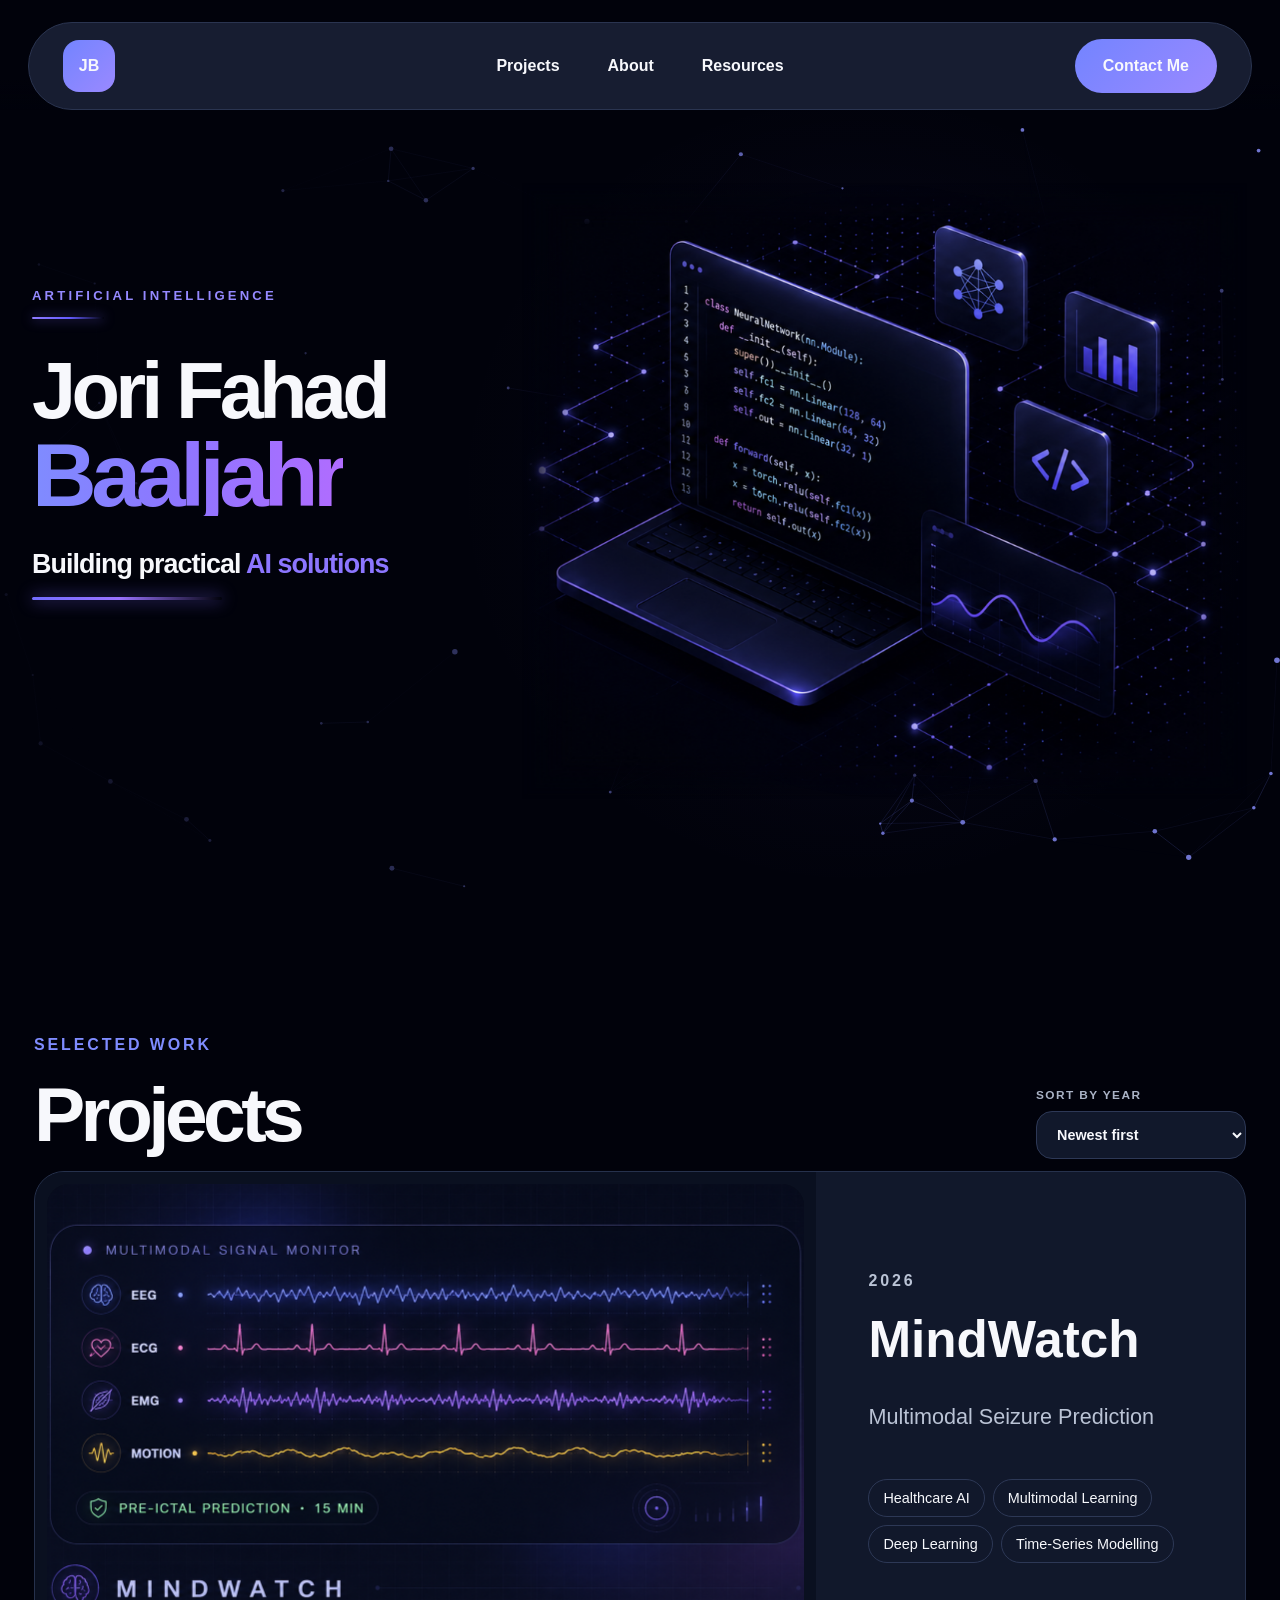
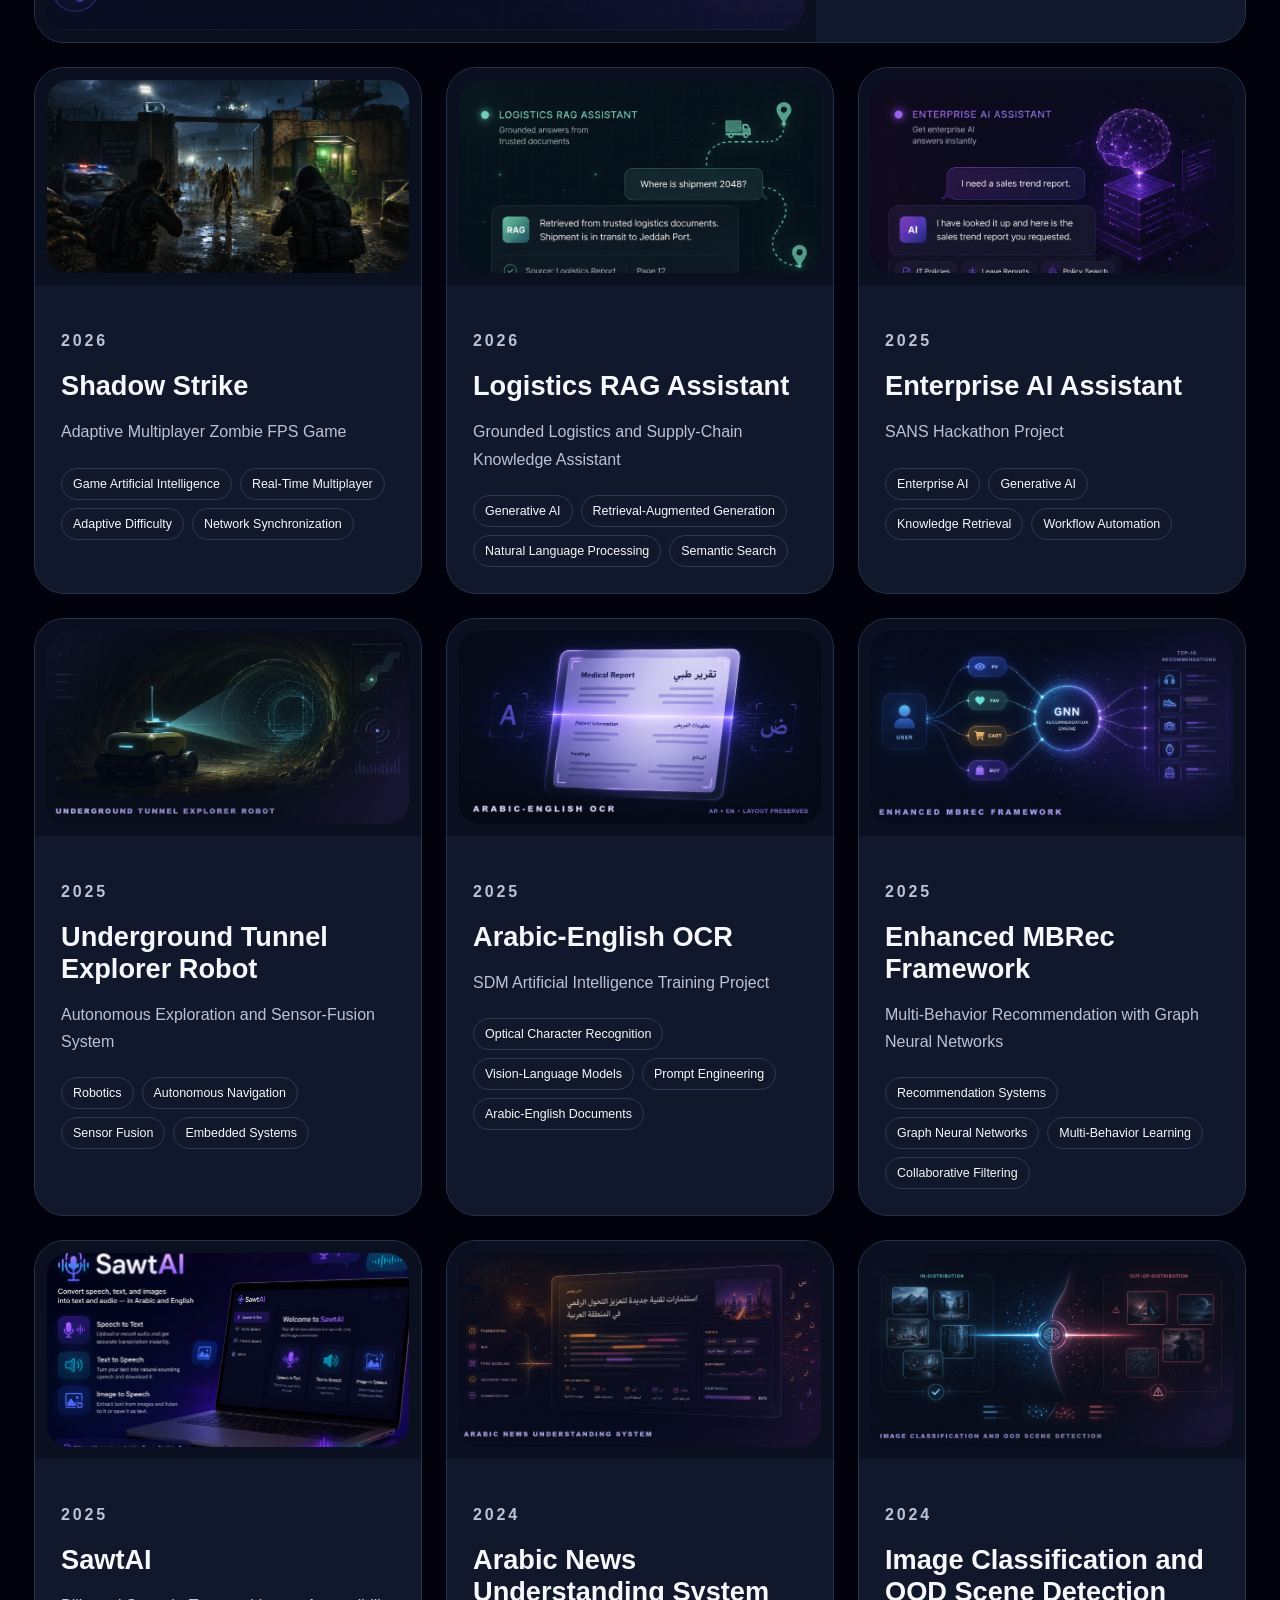
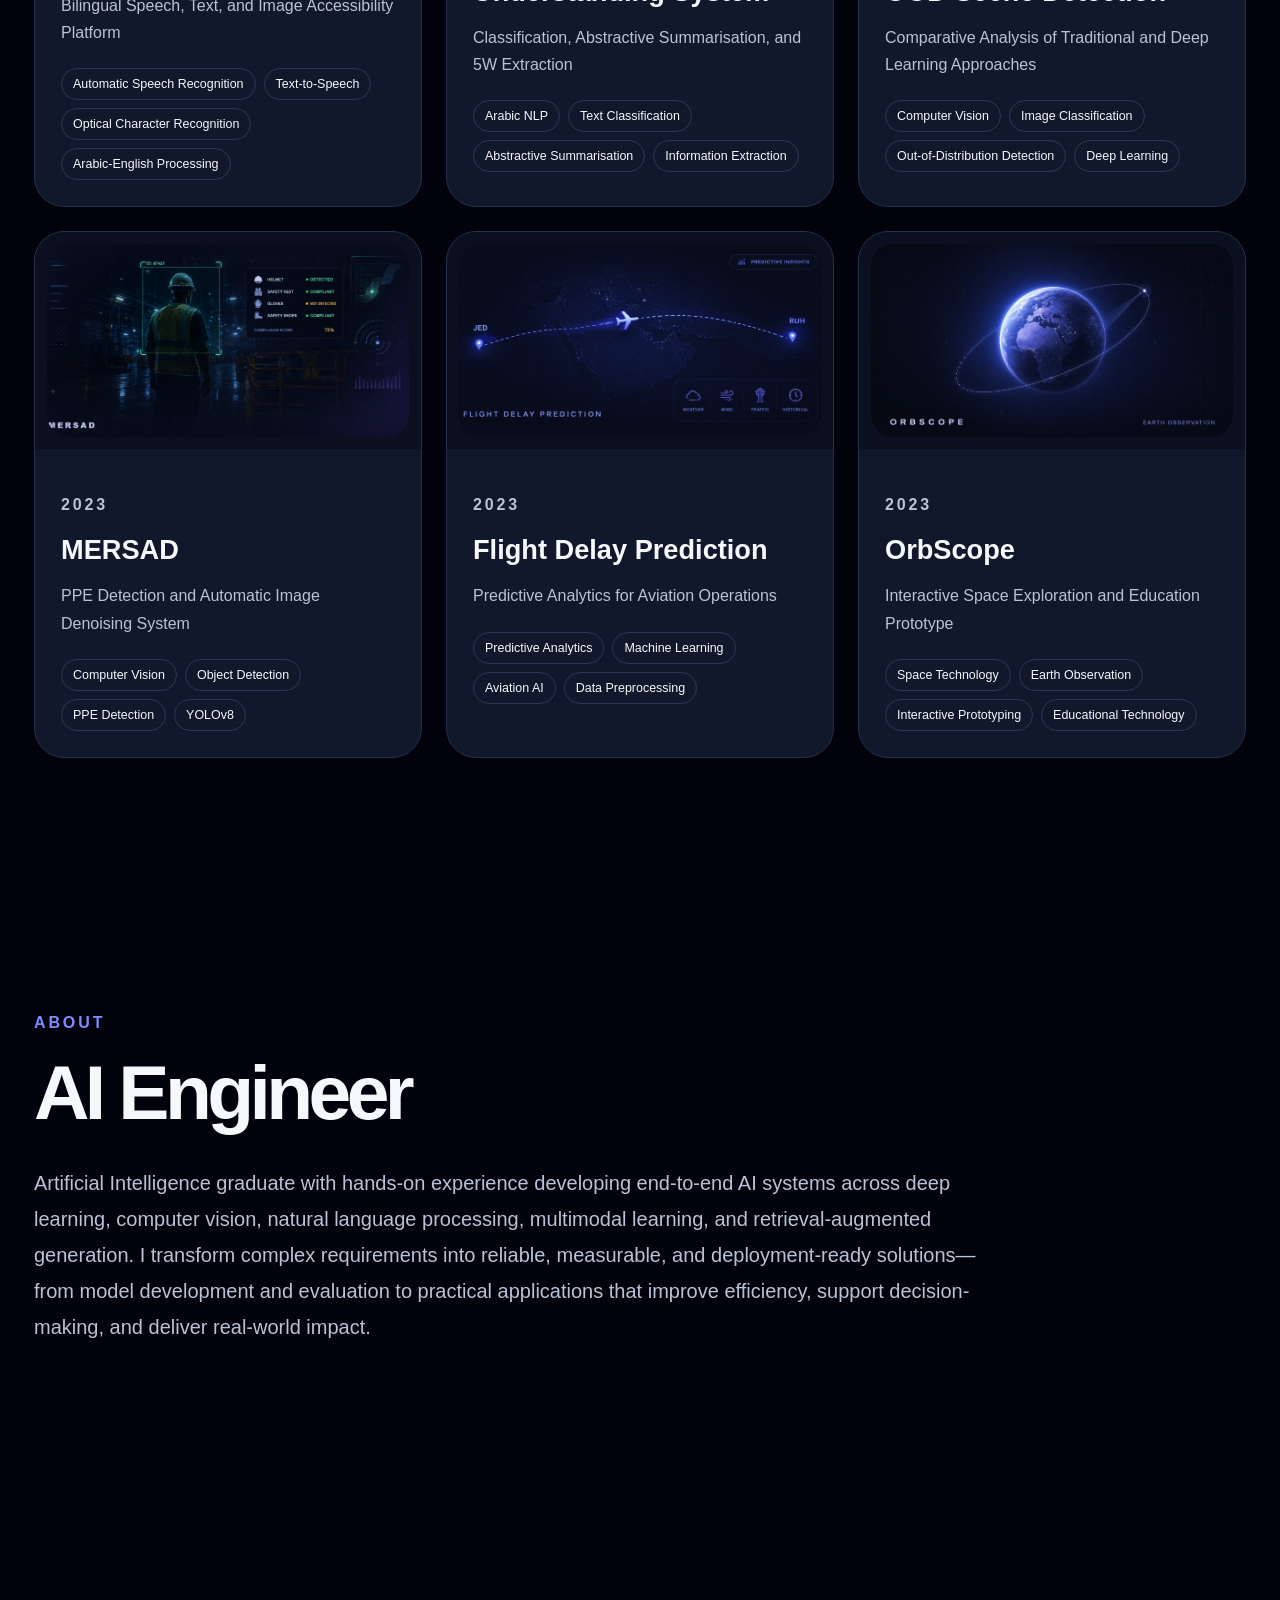
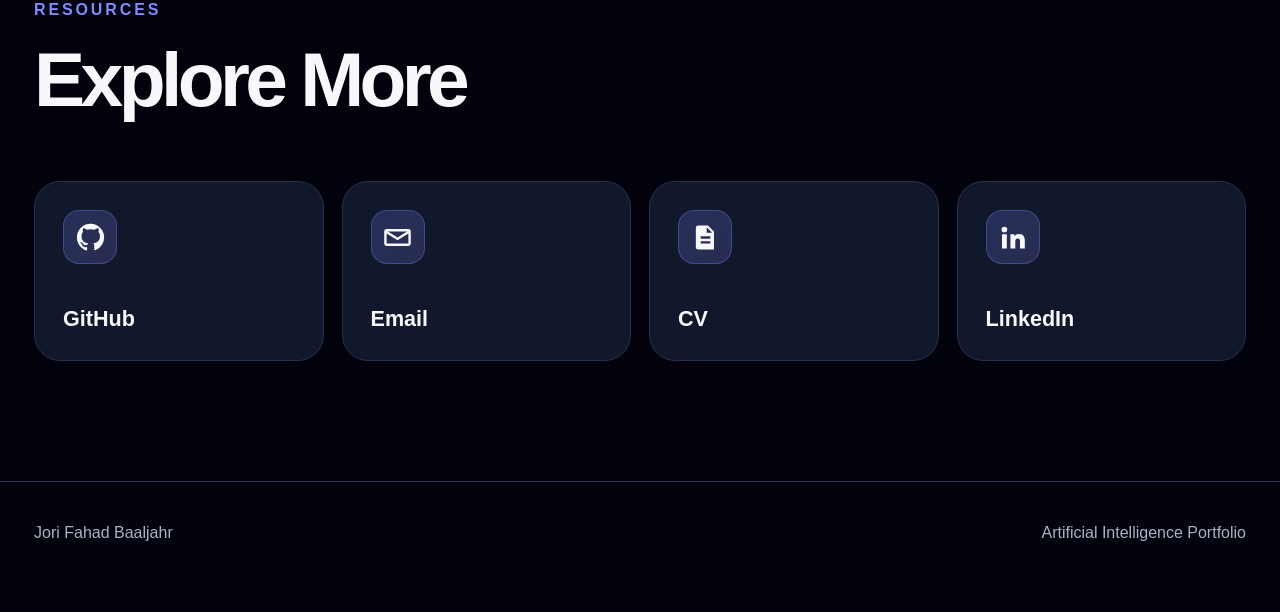
<file: index.html>
<!doctype html>
<html lang="en">
<head>
  <meta charset="utf-8">
  <meta name="viewport" content="width=device-width,initial-scale=1">
  <title>Jori Fahad Baaljahr | AI Portfolio</title>
  <link rel="stylesheet" href="styles.css?v=24">
</head>
<body>
<header>
  <nav>
    <a class="brand" href="index.html">JB</a>
    <div class="links">
      <a href="#projects">Projects</a>
      <a href="#about">About</a>
      <a href="#resources">Resources</a>
    </div>
    <a class="button" href="https://wa.me/966540734842" target="_blank" rel="noopener noreferrer">Contact Me</a>
  </nav>
</header>

<main>
  <section class="hero hero-redesign">
    <canvas id="ai-network" aria-hidden="true"></canvas>

    <span id="project-count" hidden>11</span>

    <div class="hero-content">
      <p class="kicker">Artificial Intelligence</p>

      <h1 class="hero-name">
        <span class="hero-name-top">Jori Fahad</span>
        <strong class="hero-name-bottom">Baaljahr</strong>
      </h1>

      <h2>Building practical <span>AI solutions</span></h2>
    </div>

    <div class="hero-visual" aria-hidden="true">
      <img src="hero-tech.png" alt="">
    </div>
  </section>

  <section class="section" id="projects">
    <p class="kicker">Selected Work</p>
    <div class="projects-heading-row">
      <h2>Projects</h2>

      <label class="project-sort" for="project-sort">
        <span>Sort by year</span>
        <select id="project-sort" aria-label="Sort projects by year">
          <option value="newest">Newest first</option>
          <option value="oldest">Oldest first</option>
        </select>
      </label>
    </div>

    <div class="grid" id="projects-grid"></div>
  </section>

  <section class="section about-section" id="about">
    <p class="kicker">About</p>
    <h2>AI Engineer</h2>
    <p class="copy">Artificial Intelligence graduate with hands-on experience developing end-to-end AI systems across deep learning, computer vision, natural language processing, multimodal learning, and retrieval-augmented generation. I transform complex requirements into reliable, measurable, and deployment-ready solutions—from model development and evaluation to practical applications that improve efficiency, support decision-making, and deliver real-world impact.</p>
  </section>

  <section class="section" id="resources">
    <p class="kicker">Resources</p>
    <h2>Explore More</h2>
    <div class="resources">
      <a class="resource-card" href="https://github.com/jorifahad" target="_blank" rel="noopener noreferrer">
        <span class="resource-icon" aria-hidden="true">
          <svg viewBox="0 0 24 24"><path d="M12 .7a11.3 11.3 0 0 0-3.6 22c.6.1.8-.2.8-.6v-2.2c-3.3.7-4-1.4-4-1.4-.5-1.4-1.3-1.8-1.3-1.8-1.1-.7.1-.7.1-.7 1.2.1 1.8 1.2 1.8 1.2 1.1 1.8 2.8 1.3 3.5 1 .1-.8.4-1.3.8-1.6-2.7-.3-5.5-1.3-5.5-5.9 0-1.3.5-2.4 1.2-3.2-.1-.3-.5-1.6.1-3.2 0 0 1-.3 3.3 1.2a11.4 11.4 0 0 1 6 0c2.3-1.5 3.3-1.2 3.3-1.2.6 1.6.2 2.9.1 3.2.8.8 1.2 1.9 1.2 3.2 0 4.6-2.8 5.6-5.5 5.9.4.4.8 1.1.8 2.2v3.2c0 .4.2.7.8.6A11.3 11.3 0 0 0 12 .7Z"/></svg>
        </span>
        <span>GitHub</span>
      </a>

      <a class="resource-card" href="mailto:joribaaljahr@gmail.com">
        <span class="resource-icon" aria-hidden="true">
          <svg viewBox="0 0 24 24"><path d="M3 5h18a2 2 0 0 1 2 2v10a2 2 0 0 1-2 2H3a2 2 0 0 1-2-2V7a2 2 0 0 1 2-2Zm9 7 8-5H4l8 5Zm0 2.3L3 8.7V17h18V8.7l-9 5.6Z"/></svg>
        </span>
        <span>Email</span>
      </a>

      <a class="resource-card" href="https://drive.google.com/file/d/1RtFsMRXNbHhp6dhLcd7feq8bBUw80Rer/view?usp=sharing" target="_blank" rel="noopener noreferrer">
        <span class="resource-icon" aria-hidden="true">
          <svg viewBox="0 0 24 24"><path d="M6 2h8l5 5v15H6a2 2 0 0 1-2-2V4a2 2 0 0 1 2-2Zm7 1.5V8h4.5L13 3.5ZM8 13h8v-2H8v2Zm0 4h8v-2H8v2Z"/></svg>
        </span>
        <span>CV</span>
      </a>

      <a class="resource-card" href="https://www.linkedin.com/in/jori-fahad-374113273" target="_blank" rel="noopener noreferrer">
        <span class="resource-icon" aria-hidden="true">
          <svg viewBox="0 0 24 24"><path d="M5.3 7.8A2.3 2.3 0 1 1 5.3 3a2.3 2.3 0 0 1 0 4.7ZM3.3 9.4h4V21h-4V9.4Zm6.4 0h3.8V11h.1c.5-1 1.8-2 3.8-2 4 0 4.8 2.7 4.8 6.1V21h-4v-5.2c0-1.2 0-2.9-1.8-2.9s-2.1 1.4-2.1 2.8V21h-4V9.4Z"/></svg>
        </span>
        <span>LinkedIn</span>
      </a>
    </div>
  </section>
</main>

<footer>
  <span>Jori Fahad Baaljahr</span>
  <span>Artificial Intelligence Portfolio</span>
</footer>

<script src="script.js?v=24"></script>
</body>
</html>
</file>
<file: styles.css>
*{box-sizing:border-box}html{scroll-behavior:smooth}body{margin:0;background:#070b16;color:#f7f8fc;font-family:Arial,Helvetica,sans-serif}a{color:inherit;text-decoration:none}header{position:sticky;top:0;z-index:20;padding:22px 28px 0;background:linear-gradient(#070b16 70%,transparent)}nav{max-width:1480px;margin:auto;min-height:88px;padding:0 34px;border:1px solid #2a3450;border-radius:999px;background:#171d31;display:grid;grid-template-columns:1fr auto 1fr;align-items:center}.brand{width:52px;height:52px;border-radius:16px;background:linear-gradient(135deg,#7384ff,#9a89ff);display:grid;place-items:center;font-weight:900}.links{display:flex;gap:48px;font-weight:700}.button{justify-self:end;display:inline-block;background:linear-gradient(135deg,#7384ff,#9a89ff);padding:18px 28px;border-radius:999px;font-weight:800}.hero{min-height:calc(100vh - 110px);display:flex;align-items:center;justify-content:center;text-align:center;padding:70px 24px 100px;position:relative;overflow:hidden}.hero-content{position:relative;z-index:2}.hero::after{content:"";position:absolute;inset:0;background:radial-gradient(circle at 50% 38%,rgba(123,134,255,.15),transparent 38%);z-index:1;pointer-events:none}#ai-network{position:absolute;inset:0;width:100%;height:100%;z-index:0;pointer-events:none}.hero h1{font-size:clamp(4rem,9vw,10rem);line-height:.88;letter-spacing:-.075em;margin:0;max-width:1450px}.hero h2{font-size:clamp(2.1rem,4.2vw,5rem);margin:44px 0 0;letter-spacing:-.05em}.hero h2 span,.kicker{color:#7f8cff}.count{margin-top:54px;display:flex;flex-direction:column}.count b{font-size:3.6rem;color:#7f8cff}.count small{letter-spacing:.18em;text-transform:uppercase;color:#aab3c6}.section,.project{max-width:1480px;margin:auto;padding:120px 34px}.section>h2{font-size:clamp(3rem,6vw,6rem);letter-spacing:-.06em;margin:.15em 0 .75em}.kicker{text-transform:uppercase;letter-spacing:.18em;font-weight:800}.grid{display:grid;grid-template-columns:repeat(3,1fr);gap:24px}.card{border:1px solid #26314c;border-radius:30px;overflow:hidden;background:#11182b;transition:.25s}.card:hover{transform:translateY(-8px);border-color:#6472af}.pad{padding:26px}.pad h3{font-size:1.7rem;margin:0 0 8px}.pad p,.copy{color:#bac3d5;line-height:1.7}.tags{display:flex;flex-wrap:wrap;gap:8px;margin-top:22px}.tags span{padding:8px 11px;border:1px solid #2d3856;border-radius:999px;font-size:.78rem}.two{display:grid;grid-template-columns:1fr 1fr;gap:80px}.copy{font-size:1.25rem;padding-top:38px}.resources{display:grid;grid-template-columns:repeat(4,1fr);gap:18px}.resources a{min-height:180px;padding:28px;border:1px solid #26314c;border-radius:26px;background:#11182b;font-size:1.35rem;font-weight:800;display:flex;align-items:flex-end}footer{max-width:1480px;margin:auto;padding:42px 34px 70px;border-top:1px solid #26314c;color:#aab3c6;display:flex;justify-content:space-between}.projectHero{padding:50px 0 80px}.projectHero h1{font-size:clamp(4rem,9vw,9rem);letter-spacing:-.07em;line-height:.9;margin:.15em 0}.projectHero h2{font-size:clamp(1.8rem,3vw,3rem);color:#c8d0df}.cover{width:100%;height:520px;border:1px solid #26314c;border-radius:36px;overflow:hidden;background:radial-gradient(circle at 20% 25%,#7283ff,transparent 28%),radial-gradient(circle at 75% 68%,#9c8cff,transparent 25%),linear-gradient(135deg,#141d34,#080d19)}.video-cover{padding:0;background:#000}.video-cover video{display:block;width:100%;height:100%;object-fit:contain;background:#000}.detail{display:grid;grid-template-columns:280px minmax(0,1fr);gap:24px 70px;padding:85px 0;border-bottom:1px solid #26314c;align-items:start}.detail h3{grid-column:1;color:#7f8cff;text-transform:uppercase;letter-spacing:.14em;margin:0}.detail-content{grid-column:2;min-width:0}.detail-content p{margin:0 0 18px;font-size:1.35rem;line-height:1.75;color:#d7ddea}.detail-content ul{margin:0;padding-left:28px;color:#d7ddea}.detail-content li{margin-bottom:16px;padding-left:6px;font-size:1.25rem;line-height:1.7}.detail-content strong{color:#f7f8fc;font-weight:800}.table-wrapper{width:100%;margin-top:24px;overflow-x:auto;border:1px solid #26314c;border-radius:22px;background:#0d1322}.results-table{width:100%;min-width:680px;border-collapse:collapse}.results-table th,.results-table td{padding:18px 20px;text-align:left;border-bottom:1px solid #26314c;font-size:1.05rem;white-space:nowrap}.results-table th{color:#f7f8fc;background:#151c30}.results-table td{color:#d7ddea}.results-table tbody tr:last-child td{border-bottom:0}.results-table strong{color:#9a9fff}.actions{display:flex;flex-wrap:wrap;gap:16px;padding-top:70px}.actions .button,.actions .ghost{min-width:220px;text-align:center}.ghost{display:inline-block;padding:18px 28px;border-radius:999px;border:1px solid #26314c;font-weight:800}.loading,.error-message{color:#d7ddea;font-size:1.2rem}@media(max-width:900px){.links{display:none}.grid,.resources{grid-template-columns:repeat(2,1fr)}.two,.detail{grid-template-columns:1fr;gap:24px}.detail h3,.detail-content{grid-column:1}}@media(max-width:600px){header{padding:14px 14px 0}nav{min-height:70px;padding:0 16px}.button{padding:13px 17px;font-size:.85rem}.hero h1{font-size:3.8rem}.hero h2{font-size:2.05rem}.grid,.resources{grid-template-columns:1fr}.section,.project{padding-left:18px;padding-right:18px}.cover{height:300px;border-radius:24px}.detail{padding:58px 0}.detail-content p,.detail-content li{font-size:1.05rem}.results-table th,.results-table td{padding:14px 16px;font-size:.95rem}.actions{flex-direction:column}.actions .button,.actions .ghost{width:100%;min-width:0}footer{padding-left:18px;padding-right:18px;flex-direction:column;gap:8px}}

/* Project-specific semantic visuals */
.visual {
  position: relative;
  height: 230px;
  overflow: hidden;
  isolation: isolate;
  display: grid;
  place-items: center;
  background: #11182b;
}

.visual-grid {
  position: absolute;
  inset: 0;
  opacity: 0.16;
  background-image:
    linear-gradient(rgba(255,255,255,.10) 1px, transparent 1px),
    linear-gradient(90deg, rgba(255,255,255,.10) 1px, transparent 1px);
  background-size: 24px 24px;
  -webkit-mask-image: linear-gradient(to bottom, #000, transparent);
  mask-image: linear-gradient(to bottom, #000, transparent);
}

.visual-art {
  position: relative;
  z-index: 2;
  width: 82%;
  height: 72%;
  display: grid;
  place-items: center;
}

.visual-label {
  position: absolute;
  left: 20px;
  bottom: 16px;
  z-index: 4;
  font-size: .72rem;
  font-weight: 900;
  letter-spacing: .14em;
  color: rgba(255,255,255,.78);
  text-transform: uppercase;
}

/* MindWatch */
.visual-mindwatch {
  background:
    radial-gradient(circle at 18% 20%, rgba(102,119,255,.40), transparent 30%),
    radial-gradient(circle at 88% 80%, rgba(204,94,255,.25), transparent 28%),
    linear-gradient(135deg,#070c1b,#111a36);
}
.mw-monitor {
  width: 100%;
  padding: 12px 14px;
  border: 1px solid rgba(170,180,255,.28);
  border-radius: 18px;
  background: rgba(6,10,24,.72);
  box-shadow: 0 18px 50px rgba(0,0,0,.35);
}
.mw-title {
  font-size: .58rem;
  letter-spacing: .13em;
  color: #b8c0ff;
  margin-bottom: 8px;
}
.mw-row {
  display: grid;
  grid-template-columns: 42px 1fr;
  align-items: center;
  gap: 8px;
  margin: 5px 0;
}
.mw-row span {
  font-size: .5rem;
  color: #d7dcff;
  font-weight: 900;
}
.wave {
  height: 13px;
  display: block;
  background-size: 120px 13px;
  animation: waveMove 2.6s linear infinite;
}
.wave.eeg {
  background-image: url("data:image/svg+xml,%3Csvg xmlns='http://www.w3.org/2000/svg' width='120' height='13' viewBox='0 0 120 13'%3E%3Cpolyline points='0,7 8,3 14,10 22,2 30,9 38,4 46,11 55,3 64,8 72,2 82,10 92,4 104,9 120,5' fill='none' stroke='%237e91ff' stroke-width='2'/%3E%3C/svg%3E");
}
.wave.ecg {
  background-image: url("data:image/svg+xml,%3Csvg xmlns='http://www.w3.org/2000/svg' width='120' height='13' viewBox='0 0 120 13'%3E%3Cpolyline points='0,7 18,7 23,5 28,11 34,1 40,12 46,7 68,7 73,5 78,11 84,1 90,12 96,7 120,7' fill='none' stroke='%23ff6eb7' stroke-width='2'/%3E%3C/svg%3E");
}
.wave.emg {
  background-image: url("data:image/svg+xml,%3Csvg xmlns='http://www.w3.org/2000/svg' width='120' height='13' viewBox='0 0 120 13'%3E%3Cpolyline points='0,7 7,2 14,11 21,3 28,10 35,1 42,12 49,4 56,9 63,2 70,11 77,3 84,10 91,1 98,12 106,4 120,8' fill='none' stroke='%23b57cff' stroke-width='2'/%3E%3C/svg%3E");
}
.wave.motion {
  background-image: url("data:image/svg+xml,%3Csvg xmlns='http://www.w3.org/2000/svg' width='120' height='13' viewBox='0 0 120 13'%3E%3Cpolyline points='0,8 15,7 30,9 45,5 60,10 75,6 90,8 105,4 120,7' fill='none' stroke='%23ffb547' stroke-width='2'/%3E%3C/svg%3E");
}
.mw-risk {
  margin-top: 8px;
  font-size: .54rem;
  letter-spacing: .10em;
  color: #8fffc8;
}
@keyframes waveMove {
  from { background-position-x: 0; }
  to { background-position-x: -120px; }
}

/* Logistics RAG */
.visual-logistics-rag {
  background: linear-gradient(135deg,#06181b,#0b2630);
}
.rag-scene {
  position: relative;
  width: 100%;
  height: 100%;
}
.rag-doc,.rag-search,.rag-answer {
  position: absolute;
  padding: 8px 10px;
  border: 1px solid rgba(99,235,207,.28);
  border-radius: 12px;
  background: rgba(5,20,24,.75);
  font-size: .52rem;
  font-weight: 900;
  letter-spacing: .08em;
  color: #a7ffed;
}
.rag-doc { left: 0; top: 16px; }
.rag-search { left: 50%; top: 52%; transform: translate(-50%,-50%); }
.rag-answer { right: 0; bottom: 14px; }
.rag-node {
  position:absolute;
  inset: 18% 18%;
  border: 1px dashed rgba(92,209,255,.5);
  border-radius: 50%;
  animation: spinSlow 10s linear infinite;
}
.rag-node::before,.rag-node::after {
  content:"";
  position:absolute;
  width:9px;height:9px;border-radius:50%;
  background:#63ebcf;
  box-shadow:0 0 18px #63ebcf;
}
.rag-node::before{left:-5px;top:45%}
.rag-node::after{right:-5px;top:25%}

/* Enterprise AI */
.visual-enterprise-ai {
  background: linear-gradient(135deg,#0d1429,#1b2550);
}
.enterprise-scene { position:relative;width:100%;height:100%; }
.enterprise-core {
  position:absolute;left:50%;top:50%;transform:translate(-50%,-50%);
  width:62px;height:62px;border-radius:18px;display:grid;place-items:center;
  background:linear-gradient(135deg,#4b8cff,#8a68ff);
  font-weight:900;font-size:1.5rem;
  box-shadow:0 0 40px rgba(95,122,255,.45);
}
.enterprise-item {
  position:absolute;padding:7px 9px;border:1px solid rgba(136,158,255,.3);
  border-radius:10px;background:rgba(11,18,42,.72);
  font-size:.48rem;font-weight:900;color:#dce2ff;
}
.item-1{left:0;top:8px}.item-2{right:0;top:18px}.item-3{left:8px;bottom:10px}.item-4{right:0;bottom:4px}

/* Arabic News */
.visual-arabic-news {
  background: linear-gradient(135deg,#24140a,#2b1628);
}
.news-scene {
  width:100%;padding:16px;border:1px solid rgba(255,178,91,.25);
  border-radius:18px;background:rgba(24,10,18,.62);
}
.news-ar {
  font-size:2.1rem;font-weight:900;color:#ffbb68;text-align:right;
}
.news-lines span {
  display:block;height:6px;margin:7px 0;border-radius:999px;
  background:linear-gradient(90deg,#ff9d4d,#d35f9c);
  opacity:.7;
}
.news-lines span:nth-child(2){width:84%}.news-lines span:nth-child(3){width:66%}.news-lines span:nth-child(4){width:92%}
.news-tags {font-size:.52rem;letter-spacing:.08em;color:#ffd4b0;margin-top:9px}

/* OOD */
.visual-ood-scene {
  background: linear-gradient(135deg,#071925,#12303a);
}
.ood-scene-art {position:relative;width:100%;height:100%}
.ood-frame {
  position:absolute;width:44%;height:70%;border-radius:16px;display:grid;place-items:center;
  font-size:.52rem;font-weight:900;letter-spacing:.08em;
}
.ood-frame.normal {
  left:0;top:15%;border:2px solid #39d7f2;color:#8eefff;background:rgba(14,60,72,.35)
}
.ood-frame.anomaly {
  right:0;top:15%;border:2px solid #ff5d7c;color:#ffb0bf;background:rgba(80,13,29,.32);
  animation: anomalyPulse 1.8s ease-in-out infinite
}
.ood-scan {
  position:absolute;left:0;right:0;height:2px;top:12%;background:#7eeeff;
  box-shadow:0 0 16px #7eeeff;animation:scanDown 3s linear infinite
}

/* Mersad */
.visual-mersad {
  background: linear-gradient(135deg,#271908,#33130f);
}
.mersad-scene {position:relative;width:100%;height:100%}
.worker {position:absolute;left:50%;top:48%;transform:translate(-50%,-50%)}
.helmet {width:58px;height:24px;border-radius:30px 30px 8px 8px;background:#ffbf3b}
.head {width:38px;height:38px;border-radius:50%;background:#d69c73;margin:-3px auto 0}
.body {width:76px;height:65px;border-radius:18px 18px 8px 8px;background:#ff8f39;margin:4px auto}
.detect-box {position:absolute;inset:14% 27%;border:2px solid #7dff9d;border-radius:12px;color:#b5ffc8;font-size:.5rem;padding:5px}
.safety-status {position:absolute;right:0;bottom:8px;font-size:.55rem;font-weight:900;color:#7dff9d}

/* Flight */
.visual-flight-delay {
  background: linear-gradient(135deg,#061426,#102d4a);
}
.flight-scene {position:relative;width:100%;height:100%}
.flight-path {position:absolute;left:12%;right:12%;top:50%;border-top:2px dashed #75c9ff}
.plane {position:absolute;left:42%;top:34%;font-size:2.4rem;color:#dff5ff;animation:planeFloat 3s ease-in-out infinite}
.airport {position:absolute;top:56%;font-size:.5rem;font-weight:900;color:#9edcff}
.airport.a{left:8%}.airport.b{right:8%}
.delay-badge {position:absolute;right:0;top:5px;padding:7px 9px;border-radius:10px;background:rgba(255,173,74,.14);color:#ffc47b;font-size:.52rem;font-weight:900}

/* Robot */
.visual-tunnel-robot {
  background: linear-gradient(135deg,#17130c,#22291b);
}
.robot-scene {position:relative;width:100%;height:100%}
.tunnel {position:absolute;top:0;bottom:0;width:36%;background:linear-gradient(#3a3524,#1f2218)}
.tunnel-left{left:0;clip-path:polygon(0 0,100% 18%,70% 100%,0 100%)}
.tunnel-right{right:0;clip-path:polygon(0 18%,100% 0,100% 100%,30% 100%)}
.robot {position:absolute;left:50%;top:58%;transform:translate(-50%,-50%)}
.robot-body{width:74px;height:46px;border-radius:14px;background:#809b53;border:2px solid #b5d47e}
.robot-eye{width:24px;height:11px;border-radius:999px;background:#7df3ff;box-shadow:0 0 18px #7df3ff;margin:0 auto -2px}
.wheel{position:absolute;width:19px;height:19px;border-radius:50%;background:#111;bottom:-10px}
.w1{left:7px}.w2{right:7px}
.sensor-beam{position:absolute;left:50%;top:18%;width:2px;height:72px;background:linear-gradient(#7df3ff,transparent);transform:translateX(-50%)}

/* OCR */
.visual-bilingual-ocr {
  background: linear-gradient(135deg,#151025,#25153a);
}
.ocr-scene {position:relative;width:100%;height:100%}
.ocr-doc {
  position:absolute;left:50%;top:50%;transform:translate(-50%,-50%);
  width:75%;height:78%;padding:14px;border-radius:14px;background:#f4f1ff;color:#231b38
}
.ocr-ar{font-weight:900;text-align:right;font-size:.8rem}
.ocr-en{font-weight:900;font-size:.7rem;margin-top:7px}
.ocr-doc span{display:block;height:5px;background:#c9c0e8;border-radius:99px;margin:7px 0}
.ocr-doc span:nth-child(4){width:72%}
.ocr-scanline{position:absolute;left:18%;right:18%;top:20%;height:2px;background:#c369ff;box-shadow:0 0 12px #c369ff;animation:scanDown 2.8s linear infinite}
.ocr-result{position:absolute;right:0;bottom:2px;font-size:.5rem;font-weight:900;color:#efc4ff}

/* OrbScope */
.visual-orbscope {
  background: radial-gradient(circle at 50% 50%,#152957,#050914 65%);
}
.space-scene {position:relative;width:100%;height:100%}
.earth {position:absolute;left:50%;top:50%;transform:translate(-50%,-50%);width:90px;height:90px;border-radius:50%;background:radial-gradient(circle at 35% 35%,#64d4ff,#2761c5 55%,#0c255f 75%);box-shadow:0 0 40px rgba(70,133,255,.55)}
.orbit {position:absolute;left:50%;top:50%;transform:translate(-50%,-50%) rotate(-18deg);width:190px;height:92px;border:1px solid rgba(188,210,255,.45);border-radius:50%}
.satellite {position:absolute;left:76%;top:32%;color:#fff;font-size:1rem;animation:orbitBob 2.4s ease-in-out infinite}
.space-label {position:absolute;right:0;bottom:0;font-size:.5rem;letter-spacing:.1em;color:#b9c9ff}

@keyframes spinSlow {to{transform:rotate(360deg)}}
@keyframes anomalyPulse {50%{box-shadow:0 0 24px rgba(255,93,124,.55)}}
@keyframes scanDown {0%{top:15%}100%{top:82%}}
@keyframes planeFloat {50%{transform:translateY(-7px) rotate(-4deg)}}
@keyframes orbitBob {50%{transform:translateY(-6px)}}

/* Project image inside the large cover */
.image-cover {
  padding: 0;
  overflow: hidden;
  background: #080d19;
}

.image-cover img {
  display: block;
  width: 100%;
  height: 100%;
  object-fit: contain;
  background: #080d19;
}


/* Optional result image displayed after the Results section */
.result-image-wrapper {
  width: calc(100% - 350px);
  margin: 34px 0 0 auto;
  padding: 16px;
  border: 1px solid #26314c;
  border-radius: 22px;
  background: #0d1322;
  overflow: hidden;
}

.result-image-wrapper img {
  display: block;
  width: 100%;
  height: auto;
  max-height: 720px;
  object-fit: contain;
  border-radius: 14px;
  background: #080d19;
}

@media (max-width: 900px) {
  .result-image-wrapper {
    width: 100%;
    margin-left: 0;
  }
}


/* FIX: Chat-style visuals for Logistics RAG and Enterprise AI cards */
.rag-chat,
.enterprise-chat {
  width: 100%;
  height: 100%;
  padding: 14px;
  border: 1px solid rgba(255,255,255,.10);
  border-radius: 18px;
  background: rgba(6,12,24,.78);
  box-shadow: 0 18px 50px rgba(0,0,0,.28);
  display: flex;
  flex-direction: column;
  gap: 10px;
  overflow: hidden;
}

.rag-chat-header,
.enterprise-chat-header {
  display: flex;
  align-items: center;
  gap: 9px;
}

.rag-chat-header strong,
.enterprise-chat-header strong {
  display: block;
  font-size: .62rem;
  line-height: 1.2;
  color: #f7f8fc;
}

.rag-chat-header small,
.enterprise-chat-header small {
  display: block;
  margin-top: 2px;
  font-size: .43rem;
  color: #aeb9d0;
}

.rag-status,
.enterprise-status {
  width: 9px;
  height: 9px;
  flex: 0 0 auto;
  border-radius: 50%;
  background: #66efc7;
  box-shadow: 0 0 12px rgba(102,239,199,.75);
}

.rag-message,
.enterprise-message {
  max-width: 88%;
  padding: 9px 11px;
  border-radius: 13px;
  font-size: .50rem;
  line-height: 1.45;
}

.rag-user-message,
.user-message {
  align-self: flex-end;
  background: linear-gradient(135deg,#5368df,#7d68df);
  color: #fff;
}

.rag-ai-message,
.ai-message {
  align-self: flex-start;
  display: flex;
  gap: 8px;
  background: rgba(255,255,255,.07);
  border: 1px solid rgba(255,255,255,.10);
  color: #dce5f6;
}

.rag-ai-message p,
.ai-message p {
  margin: 0;
}

.rag-avatar,
.assistant-avatar {
  width: 26px;
  height: 26px;
  flex: 0 0 26px;
  display: grid;
  place-items: center;
  border-radius: 9px;
  background: linear-gradient(135deg,#52d6be,#577cff);
  color: #fff;
  font-size: .37rem;
  font-weight: 900;
}

.rag-sources,
.enterprise-actions {
  margin-top: auto;
  display: flex;
  flex-wrap: wrap;
  gap: 6px;
}

.rag-sources span,
.enterprise-actions span {
  padding: 5px 7px;
  border: 1px solid rgba(255,255,255,.12);
  border-radius: 999px;
  background: rgba(255,255,255,.05);
  color: #bfc9dc;
  font-size: .39rem;
  line-height: 1;
}

.visual-logistics-rag {
  background:
    radial-gradient(circle at 20% 20%, rgba(52,196,180,.22), transparent 35%),
    linear-gradient(135deg,#07181c,#0c2028);
}

.visual-enterprise-ai {
  background:
    radial-gradient(circle at 80% 20%, rgba(103,111,255,.24), transparent 34%),
    linear-gradient(135deg,#10152d,#1a2146);
}


/* Enhanced MBRec — multi-behavior recommendation graph */
.visual-enhanced-mbrec {
  background:
    radial-gradient(circle at 18% 25%, rgba(75, 118, 255, 0.28), transparent 28%),
    radial-gradient(circle at 82% 72%, rgba(163, 91, 255, 0.24), transparent 30%),
    linear-gradient(135deg, #081322, #15213f);
}

.mbrec-scene {
  position: relative;
  width: 100%;
  height: 100%;
}

.mbrec-user {
  position: absolute;
  left: 0;
  top: 50%;
  transform: translateY(-50%);
  width: 58px;
  height: 58px;
  display: grid;
  place-items: center;
  border-radius: 18px;
  border: 1px solid rgba(117, 161, 255, 0.42);
  background: rgba(24, 55, 105, 0.85);
  color: #dfeaff;
  font-size: 0.52rem;
  font-weight: 900;
}

.mbrec-graph {
  position: absolute;
  left: 50%;
  top: 48%;
  width: 160px;
  height: 118px;
  transform: translate(-50%, -50%);
  border: 1px dashed rgba(122, 219, 255, 0.42);
  border-radius: 50%;
}

.mbrec-core {
  position: absolute;
  left: 50%;
  top: 50%;
  width: 52px;
  height: 52px;
  transform: translate(-50%, -50%);
  display: grid;
  place-items: center;
  border-radius: 16px;
  background: linear-gradient(135deg, #45d1bd, #6179ff);
  box-shadow: 0 0 28px rgba(69, 209, 189, 0.35);
  color: #fff;
  font-size: 0.65rem;
  font-weight: 900;
}

.mbrec-node {
  position: absolute;
  min-width: 42px;
  padding: 6px 8px;
  border-radius: 999px;
  text-align: center;
  font-size: 0.42rem;
  font-weight: 900;
  color: #fff;
}

.mbrec-node::after {
  content: "";
  position: absolute;
  width: 42px;
  border-top: 1px solid rgba(205, 220, 255, 0.38);
  top: 50%;
}

.mbrec-node.n1 {
  left: -10px;
  top: 2px;
  background: #3d75d8;
}

.mbrec-node.n1::after {
  left: 35px;
  transform: rotate(25deg);
}

.mbrec-node.n2 {
  right: -12px;
  top: 8px;
  background: #36a995;
}

.mbrec-node.n2::after {
  right: 35px;
  transform: rotate(-25deg);
}

.mbrec-node.n3 {
  left: -16px;
  bottom: 4px;
  background: #d48b32;
}

.mbrec-node.n3::after {
  left: 38px;
  transform: rotate(-25deg);
}

.mbrec-node.n4 {
  right: -12px;
  bottom: 0;
  background: #9a5ce1;
}

.mbrec-node.n4::after {
  right: 36px;
  transform: rotate(25deg);
}

.mbrec-items {
  position: absolute;
  right: 0;
  top: 50%;
  transform: translateY(-50%);
  width: 82px;
  padding: 12px 8px;
  border-radius: 16px;
  border: 1px solid rgba(180, 135, 255, 0.35);
  background: rgba(48, 31, 87, 0.78);
  color: #eadcff;
  text-align: center;
  font-size: 0.43rem;
  font-weight: 900;
  line-height: 1.4;
}


/* About section — single-column layout */
.about-section {
  display: block;
}

.about-section > h2 {
  margin-bottom: 28px;
}

.about-section .copy {
  max-width: 980px;
  margin: 0;
  padding-top: 0;
  font-size: 1.25rem;
  line-height: 1.8;
}


/* Resource cards with visible platform logos */
.resources .resource-card {
  min-height: 180px;
  padding: 28px;
  border: 1px solid #26314c;
  border-radius: 26px;
  background: #11182b;
  display: flex;
  flex-direction: column;
  align-items: flex-start;
  justify-content: space-between;
  gap: 28px;
  font-size: 1.35rem;
  font-weight: 800;
  transition: transform .25s, border-color .25s, background .25s;
}

.resources .resource-card:hover {
  transform: translateY(-6px);
  border-color: #7384ff;
  background: #151d33;
}

.resource-icon {
  width: 54px;
  height: 54px;
  display: grid;
  place-items: center;
  border-radius: 16px;
  background: linear-gradient(135deg, rgba(115,132,255,.22), rgba(154,137,255,.18));
  border: 1px solid rgba(130,143,255,.30);
}

.resource-icon svg {
  width: 29px;
  height: 29px;
  fill: #f7f8fc;
}


/* Projects heading and year sorting dropdown */
.projects-heading-row {
  display: flex;
  align-items: flex-end;
  justify-content: space-between;
  gap: 28px;
  margin: .15em 0 .75em;
}

.projects-heading-row h2 {
  margin: 0;
  font-size: clamp(3rem, 6vw, 6rem);
  letter-spacing: -.06em;
}

.project-sort {
  display: flex;
  flex-direction: column;
  gap: 9px;
  min-width: 210px;
  color: #aab3c6;
  font-size: .74rem;
  font-weight: 800;
  letter-spacing: .12em;
  text-transform: uppercase;
}

.project-sort select {
  width: 100%;
  padding: 14px 42px 14px 16px;
  border: 1px solid #2d3856;
  border-radius: 16px;
  background: #11182b;
  color: #f7f8fc;
  font: inherit;
  font-size: .9rem;
  letter-spacing: 0;
  text-transform: none;
  cursor: pointer;
}

@media (max-width: 700px) {
  .projects-heading-row {
    align-items: stretch;
    flex-direction: column;
  }

  .project-sort {
    width: 100%;
  }
}


/* MERSAD homepage card — use the uploaded project logo */
.visual-mersad {
  background: #07101f;
}

.mersad-logo-scene {
  width: 100%;
  height: 100%;
  display: grid;
  place-items: center;
}

.mersad-logo-scene img {
  display: block;
  width: 100%;
  height: 100%;
  object-fit: contain;
  border-radius: 14px;
}


/* =========================================================
   FINAL HOMEPAGE HERO
   Uses the original animated #ai-network from script.js.
   Project cards and project pages remain unchanged.
   ========================================================= */

.hero.hero-redesign {
  min-height: calc(100vh - 110px);
  position: relative;
  overflow: hidden;
  isolation: isolate;
  display: grid;
  grid-template-columns: minmax(430px, .78fr) minmax(580px, 1.22fr);
  align-items: center;
  justify-content: center;
  gap: 24px;
  padding: 44px max(2.5vw, 28px) 72px;
  text-align: left;
  background: #01020b;
}

.hero.hero-redesign::after {
  content: "";
  position: absolute;
  inset: 0;
  z-index: 1;
  pointer-events: none;
  background:
    linear-gradient(
      90deg,
      rgba(1,2,11,.90) 0%,
      rgba(1,2,11,.62) 35%,
      rgba(1,2,11,.13) 64%,
      rgba(1,2,11,.04) 100%
    ),
    radial-gradient(
      circle at 67% 48%,
      rgba(108,88,255,.08),
      transparent 42%
    );
}

.hero-redesign #ai-network {
  position: absolute;
  inset: 0;
  z-index: 0;
  width: 100%;
  height: 100%;
  pointer-events: none;
}

.hero-redesign .hero-content {
  position: relative;
  z-index: 3;
  width: 100%;
  max-width: 680px;
  justify-self: start;

  /* Move the text slightly upward */
  transform: translateY(-34px);
}

.hero-redesign .kicker {
  margin: 0 0 34px;
  color: #9589ff;
  font-size: 1rem;
  font-weight: 800;
  letter-spacing: .22em;
  text-transform: uppercase;
}

.hero-redesign h1 {
  max-width: none;
  margin: 0;
  font-size: clamp(4.8rem, 7.1vw, 8rem);
  line-height: .88;
  letter-spacing: -.075em;
}

.hero-redesign h1 span,
.hero-redesign h1 strong {
  display: block;
}

.hero-redesign h1 strong {
  margin-top: 20px;
  background: linear-gradient(90deg, #697bff 0%, #8063ff 100%);
  -webkit-background-clip: text;
  background-clip: text;
  color: transparent;
}

.hero-redesign h2 {
  margin: 44px 0 0;
  font-size: clamp(1.8rem, 2.6vw, 3.05rem);
  line-height: 1.1;
  letter-spacing: -.05em;
}

.hero-redesign h2 span {
  color: #8c76ff;
}

.hero-redesign .hero-visual {
  position: relative;
  z-index: 2;
  width: 100%;
  min-width: 0;
  min-height: 650px;
  display: grid;
  place-items: center;
  overflow: visible;
  background: transparent;
}

.hero-redesign .hero-visual::before {
  content: "";
  position: absolute;
  inset: 8% 3%;
  z-index: 0;
  pointer-events: none;
  background: radial-gradient(
    circle,
    rgba(103,83,255,.10),
    transparent 67%
  );
  filter: blur(34px);
}

.hero-redesign .hero-visual img {
  position: relative;
  z-index: 1;
  display: block;
  width: min(100%, 900px);
  height: auto;
  max-height: 720px;
  object-fit: contain;
  object-position: center;
  background: transparent;
  border: 0;
  box-shadow: none;
  transform: none;
}

/* Keep the project count available to script.js without displaying it. */
.hero-redesign #project-count[hidden] {
  display: none !important;
}

@media (max-width: 1120px) {
  .hero.hero-redesign {
    grid-template-columns: 1fr;
    padding-top: 58px;
  }

  .hero-redesign .hero-content {
    justify-self: center;
    text-align: center;
    transform: translateY(-10px);
  }

  .hero-redesign .hero-visual {
    min-height: 520px;
  }

  .hero-redesign .hero-visual img {
    width: min(100%, 760px);
    max-height: 560px;
  }
}

@media (max-width: 650px) {
  .hero.hero-redesign {
    min-height: auto;
    padding: 44px 18px 64px;
    gap: 24px;
  }

  .hero-redesign .hero-content {
    transform: none;
  }

  .hero-redesign .kicker {
    margin-bottom: 22px;
    font-size: .76rem;
  }

  .hero-redesign h1 {
    font-size: clamp(3.6rem, 18vw, 5rem);
  }

  .hero-redesign h2 {
    margin-top: 28px;
    font-size: clamp(1.45rem, 7vw, 2rem);
  }

  .hero-redesign .hero-visual {
    min-height: 330px;
  }

  .hero-redesign .hero-visual img {
    width: min(100%, 520px);
    max-height: 360px;
  }
}


/* --- Static project card images update --- */

.visual.visual-image-card{
  height:auto;
  aspect-ratio:1672 / 941;
  padding:0;
  overflow:hidden;
  background:#090f22;
}

.visual-image-fill{
  position:relative;
  width:100%;
  height:100%;
  overflow:hidden;
}

.visual-image-fill img{
  display:block;
  width:100%;
  height:100%;
  object-fit:cover;
  object-position:center center;
}

.visual-image-fill::after{
  content:"";
  position:absolute;
  inset:auto 0 0 0;
  height:28%;
  background:linear-gradient(to top, rgba(8,13,25,.34), transparent);
  pointer-events:none;
}

.hero-content{
  transform:translateY(-18px);
}

@media(max-width:900px){
  .hero-content{transform:none;}
}


/* FINAL: equal spacing for all project-card images */
.visual.visual-image-card{height:auto;aspect-ratio:1672/941;padding:16px;background:#0a1020;overflow:hidden}
.visual-image-fill{width:100%;height:100%;overflow:hidden;border-radius:22px;background:#080d19}
.visual-image-fill img{display:block;width:100%;height:100%;object-fit:cover;object-position:center}
@media(max-width:600px){.visual.visual-image-card{padding:10px}.visual-image-fill{border-radius:16px}}


/* FULL-BLEED FIX: make all 11 generated card images fill the card area cleanly */
.visual.visual-image-card{height:auto;aspect-ratio:1672/941;padding:0 !important;background:#090f22 !important;overflow:hidden;}
.visual-image-fill{position:relative;width:100%;height:100%;overflow:hidden;border-radius:0 !important;background:#080d19;}
.visual-image-fill img{display:block;width:100%;height:100%;object-fit:cover;object-position:center center;transform:scale(1.02);}
.visual-image-fill::after{content:"";position:absolute;inset:auto 0 0 0;height:18%;background:linear-gradient(to top, rgba(8,13,25,.10), transparent);pointer-events:none;}
@media(max-width:600px){.visual.visual-image-card{padding:0 !important;}}


/* Remove visible borders embedded inside generated project-card images */
.visual.visual-image-card {
  width: 100%;
  aspect-ratio: 16 / 9;
  padding: 12px !important;
  overflow: hidden;
  background: #0a1020 !important;
}

.visual-image-fill {
  width: 100%;
  height: 100%;
  overflow: hidden;
  border-radius: 22px !important;
  background: #080d19;
}

.visual-image-fill img {
  display: block;
  width: 100%;
  height: 100%;
  object-fit: cover;
  object-position: center;
  transform: scale(1.055) !important;
  transform-origin: center;
}

.visual-image-fill::after {
  display: none !important;
}

@media (max-width: 600px) {
  .visual.visual-image-card {
    padding: 8px !important;
  }

  .visual-image-fill {
    border-radius: 16px !important;
  }
}


/* ONLY Logistics RAG and Enterprise AI: keep the full image visible */
.project-logistics-rag .visual-image-fill img,
.project-enterprise-ai .visual-image-fill img {
  transform: none !important;
  object-fit: cover !important;
  object-position: center center !important;
}


/* =========================================================
   HERO NAME POLISH — only adjusts the homepage text styling
   ========================================================= */
.hero-redesign .hero-content {
  transform: translateY(-48px);
  max-width: 690px;
}

.hero-redesign .kicker {
  position: relative;
  display: inline-block;
  margin: 0 0 34px;
  padding-bottom: 17px;
  font-size: clamp(.82rem, .95vw, 1rem);
  letter-spacing: .24em;
  line-height: 1;
}

.hero-redesign .kicker::after {
  content: "";
  position: absolute;
  left: 0;
  bottom: 0;
  width: 72px;
  height: 2px;
  border-radius: 999px;
  background: linear-gradient(90deg, #8f7cff 0%, #645bff 52%, transparent 100%);
  box-shadow: 0 0 12px rgba(126, 108, 255, .75);
}

.hero-redesign .hero-name {
  margin: 0;
  display: flex;
  flex-direction: column;
  align-items: flex-start;
  gap: 5px;
  max-width: 720px;
  line-height: 1;
  letter-spacing: -.052em;
}

.hero-redesign .hero-name-top {
  display: block;
  color: #f7f8fc;
  font-size: clamp(4.25rem, 6.2vw, 7rem);
  font-weight: 800;
  line-height: .96;
  white-space: nowrap;
}

.hero-redesign .hero-name-bottom {
  display: block;
  margin: 0;
  font-size: clamp(4.7rem, 7vw, 7.8rem);
  font-weight: 850;
  line-height: .92;
  letter-spacing: -.06em;
  background: linear-gradient(92deg, #7f8cff 0%, #8d76ff 46%, #b16cff 100%);
  -webkit-background-clip: text;
  background-clip: text;
  color: transparent;
}

.hero-redesign h2 {
  position: relative;
  display: inline-block;
  margin: 34px 0 0;
  padding-bottom: 21px;
  font-size: clamp(1.5rem, 2.1vw, 2.55rem);
  font-weight: 700;
  line-height: 1.08;
  letter-spacing: -.035em;
}

.hero-redesign h2::after {
  content: "";
  position: absolute;
  left: 0;
  bottom: 0;
  width: 190px;
  height: 3px;
  border-radius: 999px;
  background: linear-gradient(90deg, #726dff 0%, #9a72ff 46%, transparent 100%);
  box-shadow: 0 0 16px rgba(126, 108, 255, .9);
}

@media (max-width: 1120px) {
  .hero-redesign .hero-content {
    transform: translateY(-18px);
  }

  .hero-redesign .hero-name {
    align-items: center;
    margin-inline: auto;
  }

  .hero-redesign .kicker::after,
  .hero-redesign h2::after {
    left: 50%;
    transform: translateX(-50%);
  }
}

@media (max-width: 650px) {
  .hero-redesign .hero-content {
    transform: none;
  }

  .hero-redesign .hero-name-top {
    font-size: clamp(2.8rem, 13vw, 4rem);
    white-space: normal;
  }

  .hero-redesign .hero-name-bottom {
    font-size: clamp(3.3rem, 15vw, 4.8rem);
  }

  .hero-redesign h2 {
    margin-top: 25px;
    font-size: clamp(1.25rem, 6vw, 1.75rem);
  }

  .hero-redesign h2::after {
    width: 135px;
  }
}

/* =========================================================
   FINAL PROJECT DETAILS — boxed sections on every project
   Changes layout only; project text and data stay unchanged.
   ========================================================= */
.project {
  max-width: 1480px;
}

.project .detail {
  display: block;
  margin: 30px 0;
  padding: 46px 52px;
  border: 1px solid rgba(151, 159, 205, .18);
  border-radius: 30px;
  background:
    linear-gradient(145deg, rgba(20, 21, 39, .92), rgba(11, 12, 24, .94));
  box-shadow:
    0 22px 60px rgba(0, 0, 0, .20),
    inset 0 1px 0 rgba(255, 255, 255, .025);
  overflow: hidden;
}

.project .detail h3 {
  margin: 0 0 27px;
  color: #f5f4fb;
  font-family: Georgia, "Times New Roman", serif;
  font-size: clamp(2rem, 3vw, 3rem);
  font-weight: 700;
  line-height: 1.08;
  letter-spacing: -.035em;
  text-transform: none;
}

.project .detail-content {
  min-width: 0;
}

.project .detail-content p {
  max-width: 1240px;
  margin: 0 0 22px;
  color: #b8bac8;
  font-size: clamp(1.08rem, 1.45vw, 1.32rem);
  line-height: 1.72;
}

.project .detail-content p:last-child {
  margin-bottom: 0;
}

.project .detail-content ul {
  margin: 0;
  padding-left: 25px;
  color: #bfc2d1;
}

.project .detail-content li {
  margin-bottom: 15px;
  padding-left: 5px;
  font-size: clamp(1.02rem, 1.35vw, 1.22rem);
  line-height: 1.7;
}

.project .detail-content li:last-child {
  margin-bottom: 0;
}

.project .table-wrapper {
  margin-top: 26px;
  border-color: rgba(151, 159, 205, .18);
  background: rgba(7, 9, 20, .62);
}

.project .results-table th {
  background: rgba(28, 31, 54, .78);
}

.project .result-image-wrapper {
  width: 100%;
  margin: 30px 0;
  padding: 18px;
  border-radius: 30px;
  border-color: rgba(151, 159, 205, .18);
  background: linear-gradient(145deg, rgba(20, 21, 39, .92), rgba(11, 12, 24, .94));
}

/* =========================================================
   NAVIGATION — visible and sticky on desktop and mobile
   ========================================================= */
header {
  position: sticky;
  top: 0;
  z-index: 100;
}

@media (max-width: 900px) {
  header {
    padding: 14px 14px 0;
    background: linear-gradient(rgba(7, 11, 22, .98) 78%, transparent);
  }

  nav {
    min-height: auto;
    padding: 14px 16px 13px;
    border-radius: 30px;
    grid-template-columns: 1fr auto;
    grid-template-areas:
      "brand contact"
      "links links";
    row-gap: 14px;
  }

  nav .brand {
    grid-area: brand;
  }

  nav .button {
    grid-area: contact;
    justify-self: end;
  }

  nav .links {
    grid-area: links;
    display: flex !important;
    width: 100%;
    align-items: center;
    justify-content: center;
    gap: clamp(18px, 7vw, 42px);
    padding-top: 12px;
    border-top: 1px solid rgba(145, 154, 207, .16);
    font-size: .9rem;
  }
}

@media (max-width: 600px) {
  nav {
    padding: 12px 14px 11px;
  }

  nav .brand {
    width: 48px;
    height: 48px;
    border-radius: 15px;
  }

  nav .button {
    padding: 13px 18px;
    font-size: .86rem;
  }

  nav .links {
    justify-content: space-between;
    gap: 10px;
    font-size: .82rem;
  }

  .project .detail {
    margin: 20px 0;
    padding: 30px 24px;
    border-radius: 24px;
  }

  .project .detail h3 {
    margin-bottom: 20px;
    font-size: clamp(1.75rem, 9vw, 2.35rem);
  }

  .project .detail-content p,
  .project .detail-content li {
    font-size: 1rem;
    line-height: 1.65;
  }

  .project .result-image-wrapper {
    margin: 20px 0;
    padding: 12px;
    border-radius: 24px;
  }
}

/* =========================================================
   UNIFIED PAGE BACKGROUND
   Keeps the homepage, project sections, and project pages
   on the same dark background without visible color bands.
   ========================================================= */
html,
body {
  background: #01020b;
}

main,
.section,
.project,
footer {
  background: transparent;
}

header {
  background: linear-gradient(#01020b 72%, transparent);
}

@media (max-width: 900px) {
  header {
    background: linear-gradient(rgba(1, 2, 11, .98) 78%, transparent);
  }
}


/* Featured main project: MindWatch spans the full projects row */
.featured-project {
  grid-column: 1 / -1;
  display: grid;
  grid-template-columns: minmax(0, 1.55fr) minmax(300px, .85fr);
  min-height: 470px;
}

.featured-project .visual {
  height: 100%;
  min-height: 470px;
  border-radius: 0;
}

.featured-project .pad {
  display: flex;
  flex-direction: column;
  justify-content: center;
  padding: 52px;
}

.featured-project .pad h3 {
  font-size: clamp(2.4rem, 4vw, 4.2rem);
}

.featured-project .pad > p:not(.kicker) {
  font-size: 1.35rem;
}

.featured-project .tags span {
  font-size: .9rem;
  padding: 10px 14px;
}

@media (max-width: 900px) {
  .featured-project {
    grid-template-columns: 1fr;
    min-height: 0;
  }

  .featured-project .visual {
    min-height: 380px;
  }

  .featured-project .pad {
    padding: 34px;
  }
}

@media (max-width: 600px) {
  .featured-project .visual {
    min-height: 260px;
  }

  .featured-project .pad {
    padding: 26px;
  }
}
</file>
